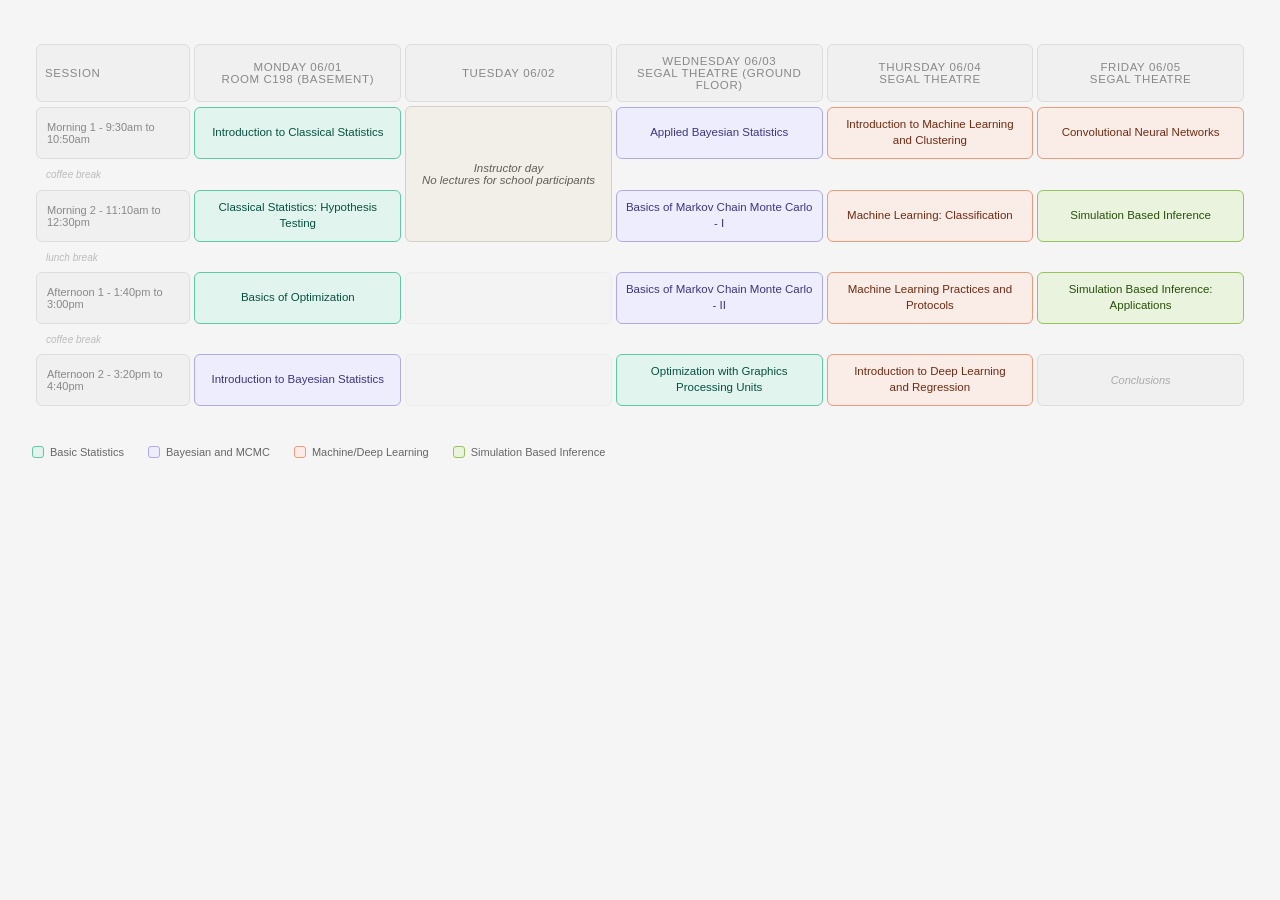
<file: schedule/astrostat_schedule_NY.html>
<!DOCTYPE html>
<html lang="en">
<head>
  <meta charset="UTF-8">
  <meta name="viewport" content="width=device-width, initial-scale=1.0">
  <title>AstroStat School — Schedule</title>
  <style>
    body {
      font-family: sans-serif;
      background: #f5f5f5;
      padding: 2rem;
      margin: 0;
    }
    .tbl-wrap { overflow-x: auto; padding: 0.5rem 0 1rem; }
    table {
      width: 100%;
      border-collapse: separate;
      border-spacing: 4px;
      table-layout: fixed;
    }
    th {
      font-size: 11.5px; font-weight: 500; text-transform: uppercase; letter-spacing: 0.6px;
      padding: 10px 8px; text-align: center; border-radius: 6px;
      background: #f0f0f0; color: #888;
      border: 0.5px solid #ddd;
    }
    th.col-time { text-align: left; width: 13%; }
    td { padding: 0; border-radius: 6px; vertical-align: middle; }
    .slot-label {
      height: 52px; padding: 0 10px;
      background: #f0f0f0; color: #888;
      font-size: 11px; font-weight: 500;
      text-align: left;
      border: 0.5px solid #ddd;
      border-radius: 6px;
      display: flex; align-items: center;
      box-sizing: border-box;
    }
    .slot-break-label {
      padding: 2px 10px;
      background: transparent; color: #bbb;
      font-size: 10px; font-style: italic;
      text-align: left; white-space: nowrap;
      display: flex; align-items: center; height: 18px;
    }
    .cell {
      height: 52px; padding: 0 8px;
      text-align: center; border-radius: 6px;
      line-height: 1.35; font-weight: 500; font-size: 11.5px;
      display: flex; align-items: center; justify-content: center;
      box-sizing: border-box;
    }
    .cell-empty {
      height: 52px;
      background: #f0f0f0;
      border: 0.5px solid #ddd;
      border-radius: 6px; opacity: 0.35;
      box-sizing: border-box;
    }
    .cell-instr {
      background: #F1EFE8; color: #5F5E5A;
      border: 0.5px solid #D3D1C7;
      font-size: 11.5px; font-style: italic; font-weight: 500;
      text-align: center; border-radius: 6px;
      display: flex; align-items: center; justify-content: center;
      box-sizing: border-box; width: 100%;
    }
    .cell-end {
      height: 52px;
      background: #f0f0f0; color: #aaa;
      border: 0.5px solid #ddd;
      font-size: 11px; font-style: italic;
      text-align: center; border-radius: 6px;
      display: flex; align-items: center; justify-content: center;
      box-sizing: border-box;
    }
    /* Group 1: Statistics + Hypothesis + Fitting + GPU — teal */
    .s-stat  { background: #E1F5EE; color: #085041; border: 0.5px solid #5DCAA5; }
    /* Group 2: Bayesian + MCMC — purple */
    .s-bayes { background: #EEEDFE; color: #3C3489; border: 0.5px solid #AFA9EC; }
    /* Group 3: ML + DL — coral */
    .s-ml    { background: #FAECE7; color: #712B13; border: 0.5px solid #F0997B; }
    /* Group 4: SBI — green */
    .s-sbi   { background: #EAF3DE; color: #27500A; border: 0.5px solid #97C459; }

    .break-row td { padding: 0; height: 18px; }
    .legend { display: flex; flex-wrap: wrap; gap: 10px 24px; margin-top: 1.25rem; }
    .legend-item { display: flex; align-items: center; gap: 6px; font-size: 11px; color: #666; }
    .legend-dot { width: 10px; height: 10px; border-radius: 3px; flex-shrink: 0; }
  </style>
</head>
<body>
  <div class="tbl-wrap">
    <table>
      <colgroup>
        <col style="width:13%">
        <col style="width:17.4%">
        <col style="width:17.4%">
        <col style="width:17.4%">
        <col style="width:17.4%">
        <col style="width:17.4%">
      </colgroup>
      <thead>
        <tr>
          <th class="col-time">Session</th>
          <th>Monday 06/01 <br> Room C198 (basement)</th>
          <th>Tuesday 06/02</th>
          <th>Wednesday 06/03 <br> Segal theatre (ground floor)</th>
          <th>Thursday 06/04 <br> Segal theatre</th>
          <th>Friday 06/05 <br> Segal theatre</th>
        </tr>
      </thead>
      <tbody>
        <tr>
          <td><div class="slot-label">Morning 1 - 9:30am to 10:50am</div></td>
          <td><div class="cell s-stat">Introduction to Classical Statistics</div></td>
          <td rowspan="3" style="padding:0; vertical-align:top;">
            <div class="cell-instr" style="height: calc(52px + 18px + 52px + 14px);">Instructor day<br>No lectures for school participants</div>
          </td>
          <td><div class="cell s-bayes">Applied Bayesian Statistics</div></td>
          <td><div class="cell s-ml">Introduction to Machine Learning <br> and Clustering</div></td>
          <td><div class="cell s-ml">Convolutional Neural Networks</div></td>
        </tr>
        <tr class="break-row">
          <td><div class="slot-break-label">coffee break</div></td>
          <td><div style="height:18px;"></div></td>
          <td><div style="height:18px;"></div></td>
          <td><div style="height:18px;"></div></td>
          <td><div style="height:18px;"></div></td>
        </tr>
        <tr>
          <td><div class="slot-label">Morning 2 - 11:10am to 12:30pm</div></td>
          <td><div class="cell s-stat">Classical Statistics: Hypothesis Testing</div></td>
          <td><div class="cell s-bayes">Basics of Markov Chain Monte Carlo - I</div></td>
          <td><div class="cell s-ml">Machine Learning: Classification</div></td>
          <td><div class="cell s-sbi">Simulation Based Inference</div></td>
        </tr>
        <tr class="break-row">
          <td><div class="slot-break-label">lunch break</div></td>
          <td><div style="height:18px;"></div></td>
          <td><div style="height:18px;"></div></td>
          <td><div style="height:18px;"></div></td>
          <td><div style="height:18px;"></div></td>
          <td><div style="height:18px;"></div></td>
        </tr>
        <tr>
          <td><div class="slot-label">Afternoon 1 - 1:40pm to 3:00pm</div></td>
          <td><div class="cell s-stat">Basics of Optimization</div></td>
          <td><div class="cell-empty"></div></td>
          <td><div class="cell s-bayes">Basics of Markov Chain Monte Carlo - II</div></td>
          <td><div class="cell s-ml">Machine Learning Practices and Protocols</div></td>
          <td><div class="cell s-sbi">Simulation Based Inference: Applications</div></td>
        </tr>
        <tr class="break-row">
          <td><div class="slot-break-label">coffee break</div></td>
          <td><div style="height:18px;"></div></td>
          <td><div style="height:18px;"></div></td>
          <td><div style="height:18px;"></div></td>
          <td><div style="height:18px;"></div></td>
          <td><div style="height:18px;"></div></td>
        </tr>
        <tr>
          <td><div class="slot-label">Afternoon 2 - 3:20pm to 4:40pm</div></td>
          <td><div class="cell s-bayes">Introduction to Bayesian Statistics</div></td>
          <td><div class="cell-empty"></div></td>
          <td><div class="cell s-stat">Optimization with Graphics Processing Units</div></td>
          <td><div class="cell s-ml">Introduction to Deep Learning <br> and Regression</div></td>
          <td><div class="cell-end">Conclusions</div></td>
        </tr>
      </tbody>
    </table>
  </div>
  <div class="legend">
    <div class="legend-item"><div class="legend-dot" style="background:#E1F5EE;border:1px solid #5DCAA5;"></div>Basic Statistics</div>
    <div class="legend-item"><div class="legend-dot" style="background:#EEEDFE;border:1px solid #AFA9EC;"></div>Bayesian and MCMC</div>
    <div class="legend-item"><div class="legend-dot" style="background:#FAECE7;border:1px solid #F0997B;"></div>Machine/Deep Learning</div>
    <div class="legend-item"><div class="legend-dot" style="background:#EAF3DE;border:1px solid #97C459;"></div>Simulation Based Inference</div>
  </div>
</body>
</html>
</file>
